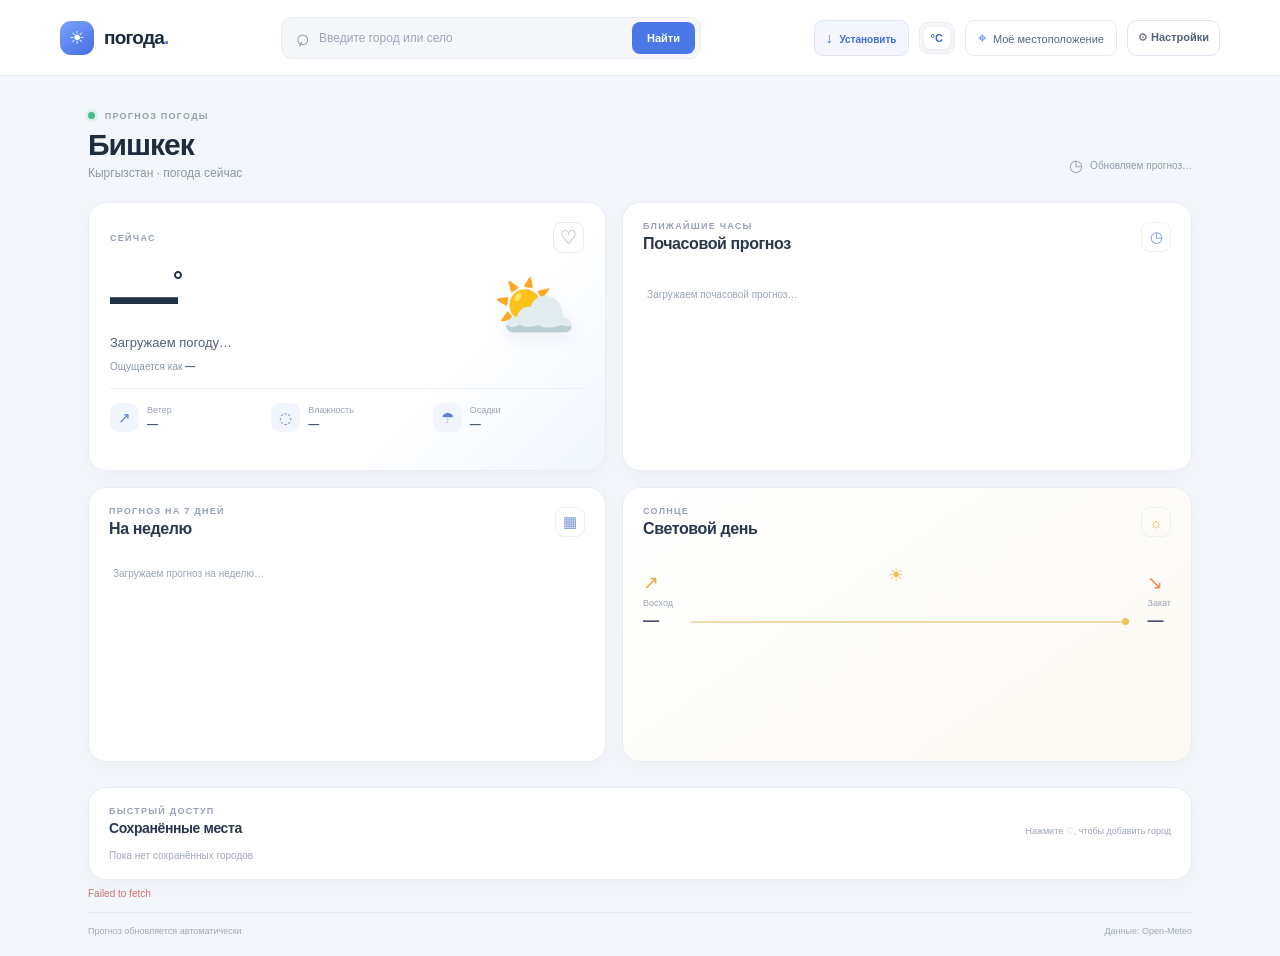
<file: index.html>
<!doctype html>
<html lang="ru">
<head>
  <meta charset="UTF-8">
  <meta name="viewport" content="width=device-width, initial-scale=1.0">
  <meta name="theme-color" content="#f4f7fb">
  <link rel="manifest" href="./manifest.webmanifest">
  <link rel="icon" href="./icon.svg" type="image/svg+xml">
  <link rel="apple-touch-icon" href="./icon-192.png">
  <link rel="stylesheet" href="style.css?v=15">
  <script src="app.js?v=21" defer></script>
  <meta name="description" content="Узнай погоду в городах Кыргызстана: прогноз на сегодня, почасовая погода, неделя, ветер и осадки.">
  <meta property="og:type" content="website">
  <meta property="og:title" content="Погода Кыргызстана — прогноз для вашего города">
  <meta property="og:description" content="Точный прогноз погоды по часам и на неделю. Найди свой город и поделись сайтом с друзьями.">
  <meta property="og:url" content="https://abaiarturov6-oss.github.io/pogoda/">
  <title>Погода — прогноз для вашего города</title>


</head>
<body>
  <main class="page-shell">
    <header class="topbar">
      <a class="brand" href="#"><span class="brand-mark">☀</span><span>погода<span class="brand-dot">.</span></span></a>
      <form class="search" id="search-form">
        <span class="search-icon" aria-hidden="true">⌕</span>
        <input id="city-input" type="search" placeholder="Введите город или село" autocomplete="off" aria-label="Введите город или село">
        <button type="submit">Найти</button>
      </form>
      <div class="top-actions">
        <button class="install-button" id="install-button" type="button"><span>↓</span> Установить</button>

        <button class="unit-toggle" id="unit-toggle" type="button" aria-label="Переключить градусы Цельсия и Фаренгейта"><span class="unit-active">°C</span></button>
        <button class="location-button" id="locate-button" type="button" aria-label="Найти погоду рядом с вами"><span>⌖</span> Моё местоположение</button>
        <button class="settings-open" id="settings-open" type="button" aria-haspopup="dialog" aria-controls="settings-dialog" aria-label="Открыть настройки">⚙ Настройки</button>
      </div>
    </header>

    <div class="content">
      <div class="install-hint" id="install-hint" role="status" hidden></div>

      <section class="intro-row">
        <div><p class="eyebrow"><span class="live-dot"></span> ПРОГНОЗ ПОГОДЫ</p><h1 id="place-title">Бишкек</h1><p class="subheading" id="place-subtitle">Кыргызстан · погода сейчас</p></div>
        <div class="updated"><span class="updated-icon">◷</span><span id="updated-label">Обновляем прогноз…</span></div>
      </section>

      <section class="dashboard-grid" aria-label="Текущая погода и прогноз">
        <article class="current-card">
          <div class="current-top"><span class="card-kicker">СЕЙЧАС</span><button class="favorite-button" id="favorite-button" type="button" aria-label="Сохранить город">♡</button></div>
          <div class="current-main"><div><div class="current-temp"><span id="current-temp">—</span><sup>°</sup></div><p class="condition" id="current-condition">Загружаем погоду…</p></div><div class="weather-art" id="current-icon" aria-hidden="true">⛅</div></div>
          <p class="feels-like">Ощущается как <strong id="feels-like">—</strong></p>
          <div class="current-divider"></div>
          <div class="metrics">
            <div class="metric"><span class="metric-icon">↗</span><div><small>Ветер</small><strong id="wind-value">—</strong></div></div>
            <div class="metric"><span class="metric-icon">◌</span><div><small>Влажность</small><strong id="humidity-value">—</strong></div></div>
            <div class="metric"><span class="metric-icon">☂</span><div><small>Осадки</small><strong id="rain-value">—</strong></div></div>
          </div>
        </article>

        <article class="forecast-card hourly-card">
          <div class="section-heading"><div><p class="eyebrow">БЛИЖАЙШИЕ ЧАСЫ</p><h2>Почасовой прогноз</h2></div><span class="heading-icon">◷</span></div>
          <div class="hourly-list" id="hourly-list"><div class="loading-state">Загружаем почасовой прогноз…</div></div>
        </article>

        <article class="forecast-card week-card">
          <div class="section-heading"><div><p class="eyebrow">ПРОГНОЗ НА 7 ДНЕЙ</p><h2>На неделю</h2></div><span class="heading-icon">▦</span></div>
          <div class="week-list" id="week-list"><div class="loading-state">Загружаем прогноз на неделю…</div></div>
        </article>

        <article class="sun-card">
          <div class="section-heading"><div><p class="eyebrow">СОЛНЦЕ</p><h2>Световой день</h2></div><span class="heading-icon sun-heading">☼</span></div>
          <div class="sun-times"><div><span class="sun-icon sunrise">↗</span><small>Восход</small><strong id="sunrise-time">—</strong></div><div class="sun-track"><span>☀</span></div><div><span class="sun-icon sunset">↘</span><small>Закат</small><strong id="sunset-time">—</strong></div></div>
        </article>
      </section>

      <section class="saved-section">
        <div class="saved-heading"><div><p class="eyebrow">БЫСТРЫЙ ДОСТУП</p><h2>Сохранённые места</h2></div><span class="saved-hint">Нажмите ♡, чтобы добавить город</span></div>
        <div class="saved-list" id="saved-list"><span class="empty-saved">Пока нет сохранённых городов</span></div>
      </section>

      <div class="status-line" id="status-line" role="status" aria-live="polite"></div>
      <footer><span>Прогноз обновляется автоматически</span><span>Данные: Open-Meteo</span></footer>
    </div>
  </main>

  <dialog class="settings-dialog" id="settings-dialog" aria-labelledby="settings-title">
    <div class="settings-heading">
      <div><p class="eyebrow">ПЕРСОНАЛИЗАЦИЯ</p><h2 id="settings-title">Настройки</h2></div>
      <button class="settings-close" id="settings-close" type="button" aria-label="Закрыть настройки">×</button>
    </div>
    <section class="settings-notifications" aria-labelledby="notifications-title">
      <div class="settings-notifications-heading">
        <h3 id="notifications-title">Уведомления о погоде</h3>
        <button class="notifications-toggle" id="notifications-toggle" type="button" aria-pressed="false">Включить</button>
      </div>
      <p id="notifications-status" role="status" aria-live="polite">Сообщим о дожде, снеге или грозе в ближайшие 6 часов, пока сайт открыт.</p>
    </section>
    <fieldset class="notification-settings" aria-label="Какие погодные события отслеживать">
      <legend>Уведомлять о погоде:</legend>
      <label><input id="notify-rain" type="checkbox" checked> Дожде</label>
      <label><input id="notify-snow" type="checkbox" checked> Снеге</label>
      <label><input id="notify-storm" type="checkbox" checked> Грозе</label>
    </fieldset>
    <fieldset class="location-settings">
      <legend>Местоположение</legend>
      <label><input id="auto-location-toggle" type="checkbox"> Определять автоматически при открытии сайта</label>
      <p>По умолчанию показывается Бишкек. Включите GPS для прогноза рядом с вами; другой город можно выбрать через поиск.</p>
    </fieldset>
    <p class="settings-note">Выбранные события сохраняются на этом устройстве.</p>
  </dialog>

</body>
</html>
</file>
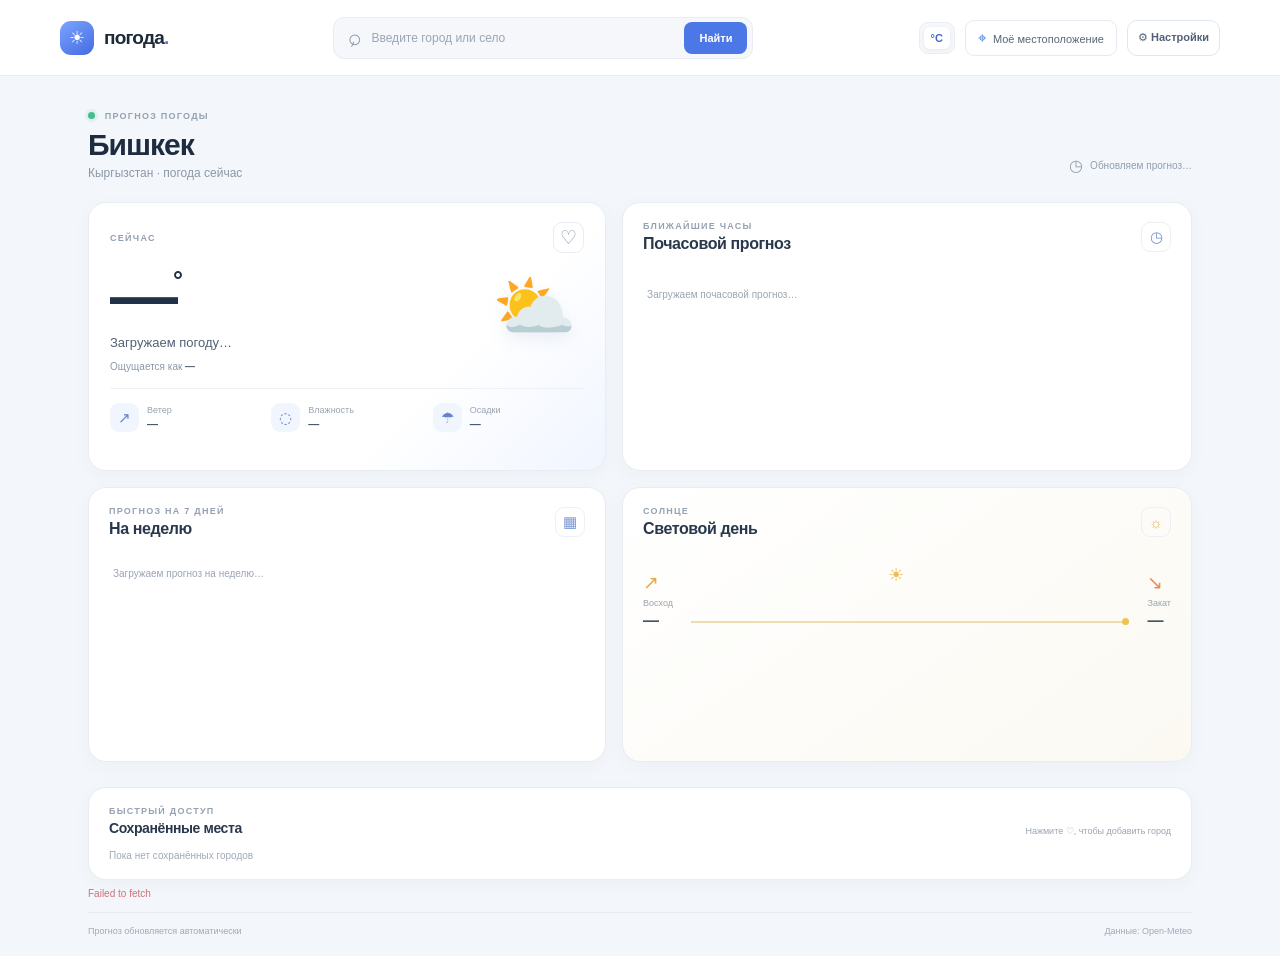
<file: pogoda-mobile.html>
<!doctype html>
<html lang="ru">
<head>
  <meta charset="UTF-8">
  <meta name="viewport" content="width=device-width, initial-scale=1.0">
  <meta name="theme-color" content="#f4f7fb">
  <meta name="description" content="Узнай погоду в городах Кыргызстана: прогноз на сегодня, почасовая погода, неделя, ветер и осадки.">
  <meta property="og:type" content="website">
  <meta property="og:title" content="Погода Кыргызстана — прогноз для вашего города">
  <meta property="og:description" content="Точный прогноз погоды по часам и на неделю. Найди свой город и поделись сайтом с друзьями.">
  <meta property="og:url" content="https://abaiarturov6-oss.github.io/pogoda/">
  <title>Погода — версия для телефона</title>
<style>
:root{font-family:"DM Sans",sans-serif;color:#1d2a3a;background:#f3f6fa;font-synthesis:none;text-rendering:optimizeLegibility;-webkit-font-smoothing:antialiased;--blue:#4d79e8;--ink:#1d2a3a;--muted:#8b97a8;--line:#e8edf3;--card:#fff}
*{box-sizing:border-box}html,body{margin:0;min-width:320px;min-height:100%;background:#f3f6fa}button,input{font:inherit}button{cursor:pointer}.page-shell{min-height:100vh}.topbar{height:76px;padding:0 max(28px,calc((100vw - 1160px)/2));display:flex;align-items:center;gap:30px;background:#fff;border-bottom:1px solid #e9edf3}.brand{display:flex;align-items:center;gap:10px;color:#1d2a3a;text-decoration:none;font:800 19px Manrope,sans-serif;letter-spacing:-.8px;white-space:nowrap}.brand-mark{width:34px;height:34px;border-radius:11px;display:grid;place-items:center;color:#fff;background:linear-gradient(145deg,#7ba4ff,#456be1);font-size:18px}.brand-dot{color:#4d79e8}.search{height:42px;width:min(420px,42vw);margin:auto;display:flex;align-items:center;gap:8px;padding:4px 5px 4px 13px;background:#f5f7fb;border:1px solid #e8edf3;border-radius:11px}.search-icon{font-size:23px;line-height:1;color:#8895a7;transform:rotate(-20deg)}.search input{min-width:0;flex:1;border:0;outline:0;background:transparent;color:#344258;font-size:12px}.search input::placeholder{color:#9ba6b6}.search button{height:32px;padding:0 15px;border:0;border-radius:8px;background:#4c78e7;color:#fff;font-size:11px;font-weight:600}.search button:hover{background:#3d68d5}.top-actions{display:flex;align-items:center;gap:10px}.unit-toggle{display:flex;align-items:center;gap:2px;padding:4px;border:1px solid #e9edf3;border-radius:9px;background:#f7f8fb;color:#8995a5;font-size:11px}.unit-toggle span{padding:5px 7px;border-radius:6px}.unit-toggle .unit-active{background:#fff;color:#3f68c7;box-shadow:0 1px 5px #24344a16;font-weight:700}.location-button{height:36px;padding:0 12px;border:1px solid #e6ebf1;border-radius:9px;background:#fff;color:#58677a;font-size:11px;white-space:nowrap}.location-button span{margin-right:4px;color:#4c78e7;font-size:15px}.location-button:hover{border-color:#afc3f4;color:#3e69d1}.content{max-width:1160px;margin:0 auto;padding:35px 28px 20px}.intro-row{display:flex;align-items:flex-end;justify-content:space-between;margin-bottom:22px}.eyebrow{margin:0;color:#96a2b2;font-size:9px;font-weight:700;letter-spacing:1.25px}.live-dot{display:inline-block;width:7px;height:7px;margin-right:6px;border-radius:50%;background:#45bd8d;box-shadow:0 0 0 3px #45bd8d1d}h1,h2,p{margin-top:0}.intro-row h1{margin:6px 0 3px;color:#1e2c3f;font:750 30px/1.2 Manrope,sans-serif;letter-spacing:-1px}.subheading{margin:0;color:#8c98a8;font-size:12px}.updated{display:flex;align-items:center;gap:7px;margin-bottom:5px;color:#929eae;font-size:10px}.updated-icon{font-size:16px}.dashboard-grid{display:grid;grid-template-columns:1fr 1.1fr;gap:16px}.current-card,.forecast-card,.sun-card{border:1px solid #e8edf3;border-radius:16px;background:var(--card);box-shadow:0 5px 20px #253a5208}.current-card{min-height:269px;padding:19px 21px 16px;background:linear-gradient(135deg,#fff 0%,#fff 67%,#f0f5ff 100%)}.current-top{display:flex;justify-content:space-between;align-items:center}.card-kicker{color:#94a0b0;font-size:9px;font-weight:700;letter-spacing:1.3px}.favorite-button{width:31px;height:31px;border:1px solid #e9edf3;border-radius:9px;background:#fff;color:#8996a6;font-size:19px;line-height:1}.favorite-button.active{border-color:#ffd9db;background:#fff5f5;color:#e76d72}.current-main{display:flex;align-items:center;justify-content:space-between;margin-top:8px}.current-temp{color:#203148;font:600 68px/.95 Manrope,sans-serif;letter-spacing:-5px}.current-temp sup{position:relative;top:-.24em;font-size:25px;letter-spacing:0}.condition{margin:8px 0 0;color:#526176;font-size:13px}.weather-art{width:100px;height:91px;display:grid;place-items:center;color:#f2bd58;font-size:68px;filter:drop-shadow(0 7px 8px #d7dfeb70)}.feels-like{margin:9px 0 16px;color:#8d99a8;font-size:10px}.feels-like strong{color:#58677a;font-weight:600}.current-divider{height:1px;background:#edf0f4}.metrics{display:grid;grid-template-columns:repeat(3,1fr);gap:10px;padding-top:14px}.metric{display:flex;align-items:center;gap:8px}.metric-icon{width:29px;height:29px;display:grid;place-items:center;border-radius:9px;background:#f1f5fd;color:#6383ce;font-size:15px}.metric small{display:block;color:#98a3b2;font-size:9px}.metric strong{display:block;margin-top:3px;color:#45566c;font-size:11px;font-weight:600}.forecast-card{padding:18px 20px}.hourly-card{min-height:269px}.section-heading{display:flex;align-items:center;justify-content:space-between}.section-heading h2,.saved-heading h2{margin:4px 0 0;color:#29384c;font:700 16px Manrope,sans-serif;letter-spacing:-.4px}.heading-icon{width:30px;height:30px;display:grid;place-items:center;border:1px solid #edf0f4;border-radius:9px;color:#7993d2;font-size:15px}.hourly-list{display:flex;gap:8px;margin-top:18px;padding:0 0 5px;overflow-x:auto;scrollbar-width:thin;scrollbar-color:#dfe5ee transparent}.hour-item{min-width:66px;flex:1;padding:10px 5px 8px;border:1px solid #edf0f4;border-radius:11px;background:#fbfcfe;text-align:center}.hour-item:first-child{border-color:#dce7ff;background:#f2f6ff}.hour-time{display:block;color:#8e9aab;font-size:9px}.hour-icon{display:block;margin:10px 0 8px;font-size:20px}.hour-temp{display:block;color:#3b4b60;font:700 13px Manrope,sans-serif}.hour-rain{display:block;min-height:11px;margin-top:6px;color:#6190df;font-size:8px}.week-card{grid-column:1/2;min-height:275px}.week-list{margin-top:12px}.day-row{display:grid;grid-template-columns:1.2fr 32px 1fr 54px;align-items:center;gap:8px;min-height:34px;border-bottom:1px solid #f0f2f5}.day-row:last-child{border:0}.day-name{color:#58677a;font-size:10px}.day-icon{text-align:center;font-size:15px}.day-summary{color:#96a1af;font-size:9px}.day-temps{display:flex;justify-content:flex-end;gap:9px;font-size:10px}.day-temps strong{color:#43536a}.day-temps span{color:#aab3bf}.sun-card{grid-column:2/3;min-height:275px;padding:18px 20px;background:linear-gradient(145deg,#fff,#fbf9f2)}.sun-heading{color:#e8b846}.sun-times{display:flex;align-items:center;justify-content:space-between;gap:10px;margin-top:27px}.sun-times>div:not(.sun-track){display:flex;flex-direction:column;align-items:flex-start;gap:4px}.sun-icon{font-size:19px}.sunrise{color:#e6ac44}.sunset{color:#e78b59}.sun-times small{color:#9aa4b0;font-size:9px}.sun-times strong{color:#435269;font:700 16px Manrope,sans-serif}.sun-track{position:relative;flex:1;height:68px;margin:0 8px 2px;border-bottom:2px solid #f0dcae;border-radius:70% 70% 0 0;transform:translateY(-10px)}.sun-track:after{position:absolute;right:0;bottom:-4px;width:7px;height:7px;border-radius:50%;background:#ecc455;content:""}.sun-track span{position:absolute;top:9px;left:45%;color:#eabf56;font-size:18px}.saved-section{margin-top:25px;padding:18px 20px;border:1px solid #e8edf3;border-radius:15px;background:#fff;box-shadow:0 5px 20px #253a5208}.saved-heading{display:flex;align-items:flex-end;justify-content:space-between}.saved-heading h2{font-size:14px}.saved-hint{color:#9aa5b3;font-size:9px}.saved-list{display:flex;flex-wrap:wrap;gap:8px;margin-top:14px}.saved-city{display:flex;align-items:center;gap:10px;padding:8px 11px;border:1px solid #e9edf3;border-radius:9px;background:#fbfcfe;color:#536277;font-size:10px}.saved-city:hover{border-color:#c9d7f5;background:#f5f8ff}.saved-city-temp{color:#34445b;font:700 12px Manrope,sans-serif}.saved-remove{border:0;background:transparent;color:#a4adba;font-size:14px}.saved-remove:hover{color:#d96e73}.empty-saved{color:#a0aab7;font-size:10px}.loading-state{padding:18px 4px;color:#9aa5b3;font-size:10px}.status-line{min-height:18px;padding-top:8px;color:#cd7277;font-size:10px}.status-line:empty{display:none}footer{display:flex;justify-content:space-between;margin-top:13px;padding-top:13px;border-top:1px solid #e7ebf0;color:#a0aab7;font-size:9px}
@media(max-width:820px){.topbar{height:auto;min-height:68px;padding:12px 18px;gap:14px;flex-wrap:wrap}.brand{font-size:17px}.search{order:3;width:100%;max-width:none;margin:0}.top-actions{margin-left:auto}.content{padding:25px 18px 18px}.dashboard-grid{grid-template-columns:1fr 1fr}.current-card{grid-column:1/2}.hourly-card{grid-column:2/3}.week-card{grid-column:1/2}.sun-card{grid-column:2/3}}
@media(max-width:560px){.intro-row{align-items:flex-start;gap:8px}.intro-row h1{font-size:25px}.updated{max-width:120px;text-align:right;font-size:9px}.dashboard-grid{grid-template-columns:1fr;gap:12px}.current-card,.hourly-card,.week-card,.sun-card{grid-column:1;min-height:unset}.current-card{padding:17px}.current-temp{font-size:62px}.hourly-card{padding:17px}.hour-item{min-width:61px}.week-card{padding:17px}.sun-card{padding:17px}.sun-times{margin-top:23px}.saved-section{margin-top:16px;padding:16px}.saved-hint{max-width:125px;text-align:right;line-height:1.4}.top-actions{gap:6px}.location-button{padding:0 8px;font-size:10px}footer{font-size:8px}}

.saved-city-open{padding:0;border:0;background:transparent;color:#536277;font:inherit}.saved-city-open:hover{color:#3d68d5}


.install-button{height:36px;padding:0 11px;border:1px solid #dce6fa;border-radius:9px;background:#f3f6ff;color:#426fd7;font-size:10px;font-weight:600;white-space:nowrap}.install-button span{margin-right:4px;font-size:14px}.install-button:hover{background:#e8efff}.install-hint{margin:-8px 0 18px;padding:12px 15px;border:1px solid #dce6fa;border-radius:10px;background:#f3f6ff;color:#526987;font-size:11px;line-height:1.5}.install-hint[hidden]{display:none}
@media(max-width:560px){.top-actions{gap:5px}.install-button{height:34px;padding:0 8px;font-size:9px}.location-button{padding:0 7px}}

@media(max-width:560px){.dashboard-grid{grid-template-columns:minmax(0,1fr)}.dashboard-grid>*{min-width:0}.hourly-list{min-width:0}.day-row{grid-template-columns:minmax(0,1fr) 28px minmax(0,1.2fr) auto;gap:4px}.day-summary{white-space:normal}}

/* Адаптация под телефоны: правила используют классы текущей разметки сайта. */
@media(max-width:600px){.content{padding:16px 12px 14px}.topbar{padding:12px;gap:10px}.top-actions{gap:6px;flex-wrap:wrap;justify-content:flex-end}.location-button{white-space:normal}.dashboard-grid{grid-template-columns:minmax(0,1fr)}.dashboard-grid>*{grid-column:1/-1;min-width:0;width:100%}.current-card,.forecast-card,.sun-card{width:100%;max-width:100%;margin-bottom:0}.current-card{padding:15px}.forecast-card,.sun-card{padding:15px}.current-temp{font-size:52px}.hourly-list{min-width:0;overflow-x:auto;padding-bottom:10px}.hour-item{flex:0 0 65px;min-width:65px}.week-list{width:100%}.day-row{width:100%;grid-template-columns:minmax(0,1fr) 28px minmax(0,1.2fr) auto;gap:4px}.day-summary{white-space:normal}.saved-section{padding:15px}.saved-heading{align-items:flex-start;gap:8px;flex-wrap:wrap}.saved-hint{white-space:normal}.sun-card{padding:15px}footer{gap:8px;flex-wrap:wrap}}
@media(max-width:360px){html,body{min-width:0}.content{padding:12px 8px}.current-temp{font-size:44px}.day-row{font-size:11px}.forecast-card,.sun-card{padding:12px}}
html,body{min-width:0}
.promo-banner{display:flex;align-items:center;gap:16px;margin-top:18px;padding:20px 22px;border:1px solid #dbe6fb;border-radius:16px;background:linear-gradient(115deg,#edf4ff,#fff 72%);box-shadow:0 5px 20px #253a5208}.promo-mark{width:48px;height:48px;flex:0 0 48px;display:grid;place-items:center;border-radius:15px;background:linear-gradient(145deg,#7ba4ff,#456be1);color:#fff;font-size:25px}.promo-copy{flex:1;min-width:0}.promo-copy h2{margin:5px 0;color:#29384c;font:700 17px/1.25 Manrope,sans-serif;letter-spacing:-.35px}.promo-copy>p:last-child{margin:0;color:#718096;font-size:11px;line-height:1.5}.promo-share{min-height:40px;padding:0 15px;border:0;border-radius:10px;background:#4c78e7;color:#fff;font-size:11px;font-weight:700;white-space:nowrap}.promo-share:hover{background:#3d68d5}
@media(max-width:600px){.promo-banner{align-items:flex-start;gap:11px;flex-wrap:wrap;margin-top:14px;padding:15px}.promo-mark{width:40px;height:40px;flex-basis:40px;font-size:21px}.promo-copy{flex:1 1 calc(100% - 52px)}.promo-copy h2{font-size:15px}.promo-copy>p:last-child{font-size:10px}.promo-share{width:100%;min-height:42px}}

button,input{transition:border-color .18s ease,background-color .18s ease,box-shadow .18s ease}
:focus-visible{outline:3px solid #91aff7;outline-offset:3px}
.current-card,.forecast-card,.sun-card,.saved-section{border-radius:18px}
.dashboard-grid>*{min-width:0}
.hourly-list{min-width:0}
@media(min-width:601px) and (max-width:820px){.dashboard-grid{grid-template-columns:repeat(2,minmax(0,1fr))}}
@media(min-width:821px){.dashboard-grid{grid-template-columns:minmax(0,1fr) minmax(0,1.1fr)}}
@media(hover:hover){
  .current-card,.forecast-card,.sun-card,.saved-section{transition:box-shadow .2s ease,transform .2s ease}
  .current-card:hover,.forecast-card:hover,.sun-card:hover,.saved-section:hover{transform:translateY(-2px);box-shadow:0 10px 28px #253a5212}
}
@media(max-width:600px){
  .topbar{padding: max(12px,env(safe-area-inset-top)) 16px 12px}
  .content{padding:20px 14px calc(18px + env(safe-area-inset-bottom))}
  .intro-row{margin-bottom:16px}
  .updated{max-width:none}
  .intro-row h1{font-size:clamp(23px,6.5vw,29px);overflow-wrap:anywhere}
  .current-card,.forecast-card,.sun-card,.saved-section{border-radius:18px}
  .current-card{padding:19px}
  .forecast-card,.sun-card{padding:18px}
  .current-temp{font-size:clamp(58px,16vw,72px)}
  .weather-art{width:88px;font-size:62px}
  .metrics{gap:7px}
  .metric{gap:6px}
  .metric small{font-size:10px}
  .metric strong{font-size:12px}
  .section-heading h2{font-size:18px}
  .hourly-list{gap:9px;padding:2px 2px 12px;scroll-snap-type:x mandatory;overscroll-behavior-x:contain}
  .hour-item{flex:0 0 72px;min-width:72px;min-height:112px;padding:12px 6px 9px;scroll-snap-align:start}
  .hour-time{font-size:10px}
  .hour-icon{font-size:22px}
  .hour-temp{font-size:14px}
  .day-row{min-height:42px;grid-template-columns:minmax(0,1fr) 28px minmax(0,1.2fr) auto;gap:5px}
  .day-name{font-size:11px}
  .day-icon{font-size:17px}
  .day-summary{font-size:10px}
  .day-temps{gap:7px;font-size:11px}
  .favorite-button{width:42px;height:42px}
  .install-button,.location-button{min-height:44px}
  .unit-toggle{min-height:44px}
  .unit-toggle span{padding:7px}
  .search{min-height:46px}
  .search button{height:38px}
  .saved-section{padding:18px}
  .saved-city{min-height:40px;font-size:11px}
  .saved-hint{font-size:10px}
  footer{font-size:9px;line-height:1.5}
}
@media(max-width:360px){
  .topbar{padding-right:10px;padding-left:10px}
  .content{padding-right:10px;padding-left:10px}
  .current-card{padding:16px}
  .forecast-card,.sun-card{padding:15px}
  .metric{gap:4px}
  .metric-icon{width:26px;height:26px}
  .day-row{grid-template-columns:minmax(0,1fr) 24px minmax(0,1.1fr) auto;gap:3px}
}
@media(prefers-reduced-motion:reduce){
  *,*::before,*::after{scroll-behavior:auto!important;transition:none!important}
}
.download-card{display:flex;align-items:center;justify-content:space-between;gap:14px;margin-top:14px;padding:16px 19px;border:1px solid #dfe8f8;border-radius:16px;background:linear-gradient(110deg,#f3f7ff,#fff 75%)}
.download-card strong,.download-card span{display:block}
.download-card strong{color:#29384c;font:700 14px Manrope,sans-serif}
.download-card span{margin-top:4px;color:#718096;font-size:10px}
.download-button{display:inline-flex;min-height:42px;align-items:center;justify-content:center;padding:0 16px;border-radius:10px;background:#4c78e7;color:#fff;text-decoration:none;font-size:11px;font-weight:700;white-space:nowrap}
.download-button:hover{background:#3d68d5}
.settings-notifications{margin-bottom:20px;padding:0 0 18px;border-bottom:1px solid #e6ecf5}
.settings-notifications-heading{display:flex;align-items:center;justify-content:space-between;gap:12px}
.settings-notifications h3{margin:0;color:#29384c;font:700 14px Manrope,sans-serif}
.settings-notifications>p{margin:8px 0 0;color:#718096;font-size:10px;line-height:1.5}
.notification-settings{display:flex;flex-wrap:wrap;align-items:center;gap:12px 16px;margin:0;padding:0;border:0}
.notification-settings legend{width:100%;padding:0;color:#718096;font-size:11px;font-weight:600}
.notification-settings label{display:inline-flex;align-items:center;gap:6px;color:#526176;font-size:11px;cursor:pointer}
.notification-settings input{width:15px;height:15px;margin:0;accent-color:#4c78e7}
.location-settings{display:grid;gap:9px;margin:20px 0 0;padding:16px 0 0;border:0;border-top:1px solid #e6ecf5}
.location-settings legend{padding:0 0 2px;color:#718096;font-size:11px;font-weight:600}
.location-settings label{display:flex;align-items:flex-start;gap:8px;color:#526176;font-size:11px;line-height:1.5;cursor:pointer}
.location-settings input{width:15px;height:15px;flex:0 0 15px;margin:1px 0 0;accent-color:#4c78e7}
.location-settings p{margin:0;color:#8995a5;font-size:10px;line-height:1.5}
.notifications-toggle{min-height:42px;padding:0 16px;border:0;border-radius:10px;background:#4c78e7;color:#fff;font-size:11px;font-weight:700;white-space:nowrap;cursor:pointer}
.notifications-toggle:hover{background:#3d68d5}
.notifications-toggle[aria-pressed="true"]{border:1px solid #dce6fa;background:#f3f6ff;color:#426fd7}
.settings-open{min-height:42px;padding:0 13px;border:1px solid #dfe7f3;border-radius:10px;background:#fff;color:#526176;font-size:11px;font-weight:600;white-space:nowrap}
.settings-open:hover{border-color:#afc3f4;color:#3e69d1}
.top-actions .settings-open{width:auto;min-height:36px;padding:0 10px}
.settings-dialog{width:min(420px,calc(100% - 32px));padding:22px;border:1px solid #e2e8f1;border-radius:18px;background:#fff;color:#1d2a3a;box-shadow:0 18px 70px #1d2a3a30}
.settings-dialog::backdrop{background:#1b2b4280;backdrop-filter:blur(2px)}
.settings-heading{display:flex;align-items:flex-start;justify-content:space-between;margin-bottom:22px}
.settings-heading h2{margin:5px 0 0;color:#29384c;font:700 20px Manrope,sans-serif}
.settings-close{width:34px;height:34px;border:1px solid #e8edf3;border-radius:9px;background:#f8faff;color:#6b788b;font-size:22px;line-height:1}
.settings-note{margin:18px 0 0;color:#8995a5;font-size:11px;line-height:1.5}
@media(max-width:600px){.settings-notifications-heading{align-items:flex-start;flex-direction:column}.notifications-toggle{min-height:40px}.top-actions .settings-open{min-height:36px;padding:0 8px;font-size:10px}.notification-settings{gap:12px 14px}}
</style>

</head>
<body>
  <main class="page-shell">
    <header class="topbar">
      <a class="brand" href="#"><span class="brand-mark">☀</span><span>погода<span class="brand-dot">.</span></span></a>
      <form class="search" id="search-form">
        <span class="search-icon" aria-hidden="true">⌕</span>
        <input id="city-input" type="search" placeholder="Введите город или село" autocomplete="off" aria-label="Введите город или село">
        <button type="submit">Найти</button>
      </form>
      <div class="top-actions">

        <button class="unit-toggle" id="unit-toggle" type="button" aria-label="Переключить градусы Цельсия и Фаренгейта"><span class="unit-active">°C</span></button>
        <button class="location-button" id="locate-button" type="button" aria-label="Найти погоду рядом с вами"><span>⌖</span> Моё местоположение</button>
        <button class="settings-open" id="settings-open" type="button" aria-haspopup="dialog" aria-controls="settings-dialog" aria-label="Открыть настройки">⚙ Настройки</button>
      </div>
    </header>

    <div class="content">

      <section class="intro-row">
        <div><p class="eyebrow"><span class="live-dot"></span> ПРОГНОЗ ПОГОДЫ</p><h1 id="place-title">Бишкек</h1><p class="subheading" id="place-subtitle">Кыргызстан · погода сейчас</p></div>
        <div class="updated"><span class="updated-icon">◷</span><span id="updated-label">Обновляем прогноз…</span></div>
      </section>

      <section class="dashboard-grid" aria-label="Текущая погода и прогноз">
        <article class="current-card">
          <div class="current-top"><span class="card-kicker">СЕЙЧАС</span><button class="favorite-button" id="favorite-button" type="button" aria-label="Сохранить город">♡</button></div>
          <div class="current-main"><div><div class="current-temp"><span id="current-temp">—</span><sup>°</sup></div><p class="condition" id="current-condition">Загружаем погоду…</p></div><div class="weather-art" id="current-icon" aria-hidden="true">⛅</div></div>
          <p class="feels-like">Ощущается как <strong id="feels-like">—</strong></p>
          <div class="current-divider"></div>
          <div class="metrics">
            <div class="metric"><span class="metric-icon">↗</span><div><small>Ветер</small><strong id="wind-value">—</strong></div></div>
            <div class="metric"><span class="metric-icon">◌</span><div><small>Влажность</small><strong id="humidity-value">—</strong></div></div>
            <div class="metric"><span class="metric-icon">☂</span><div><small>Осадки</small><strong id="rain-value">—</strong></div></div>
          </div>
        </article>

        <article class="forecast-card hourly-card">
          <div class="section-heading"><div><p class="eyebrow">БЛИЖАЙШИЕ ЧАСЫ</p><h2>Почасовой прогноз</h2></div><span class="heading-icon">◷</span></div>
          <div class="hourly-list" id="hourly-list"><div class="loading-state">Загружаем почасовой прогноз…</div></div>
        </article>

        <article class="forecast-card week-card">
          <div class="section-heading"><div><p class="eyebrow">ПРОГНОЗ НА 7 ДНЕЙ</p><h2>На неделю</h2></div><span class="heading-icon">▦</span></div>
          <div class="week-list" id="week-list"><div class="loading-state">Загружаем прогноз на неделю…</div></div>
        </article>

        <article class="sun-card">
          <div class="section-heading"><div><p class="eyebrow">СОЛНЦЕ</p><h2>Световой день</h2></div><span class="heading-icon sun-heading">☼</span></div>
          <div class="sun-times"><div><span class="sun-icon sunrise">↗</span><small>Восход</small><strong id="sunrise-time">—</strong></div><div class="sun-track"><span>☀</span></div><div><span class="sun-icon sunset">↘</span><small>Закат</small><strong id="sunset-time">—</strong></div></div>
        </article>
      </section>

      <section class="saved-section">
        <div class="saved-heading"><div><p class="eyebrow">БЫСТРЫЙ ДОСТУП</p><h2>Сохранённые места</h2></div><span class="saved-hint">Нажмите ♡, чтобы добавить город</span></div>
        <div class="saved-list" id="saved-list"><span class="empty-saved">Пока нет сохранённых городов</span></div>
      </section>

      <div class="status-line" id="status-line" role="status" aria-live="polite"></div>
      <footer><span>Прогноз обновляется автоматически</span><span>Данные: Open-Meteo</span></footer>
    </div>
  </main>
<script>
document.addEventListener('DOMContentLoaded', () => {
const form = document.querySelector('#search-form');
const cityInput = document.querySelector('#city-input');
const statusLine = document.querySelector('#status-line');
const hourlyList = document.querySelector('#hourly-list');
const weekList = document.querySelector('#week-list');
const favoriteButton = document.querySelector('#favorite-button');
const unitToggle = document.querySelector('#unit-toggle');
const locationButton = document.querySelector('#locate-button');
const installButton = document.querySelector('#install-button');
const installHint = document.querySelector('#install-hint');
const notificationsToggle = document.querySelector('#notifications-toggle');
const notificationsStatus = document.querySelector('#notifications-status');
const settingsDialog = document.querySelector('#settings-dialog');
const settingsOpen = document.querySelector('#settings-open');
const settingsClose = document.querySelector('#settings-close');
const autoLocationToggle = document.querySelector('#auto-location-toggle');
const notificationSettings = {
  rain: document.querySelector('#notify-rain'),
  snow: document.querySelector('#notify-snow'),
  storm: document.querySelector('#notify-storm')
};
let activeCity = 'Бишкек';
let weatherData = null;
let lastWeatherRefresh = 0;
let isRefreshingWeather = false;
let isFahrenheit = false;
let favorites = readFavorites();
let installPrompt = null;
let weatherNotificationsEnabled = localStorage.getItem('weather-notifications-enabled') === 'true';
let weatherNotificationTypes = readNotificationTypes();
let autoLocationEnabled = localStorage.getItem('auto-location-enabled') === 'true';

form.addEventListener('submit', async (event) => {
  event.preventDefault();
  const city = cityInput.value.trim();
  if (!city) { cityInput.focus(); return; }
  await loadWeather(city);
});

unitToggle.addEventListener('click', () => {
  isFahrenheit = !isFahrenheit;
  unitToggle.innerHTML = isFahrenheit
    ? '<span>°C</span><span class="unit-active">°F</span>'
    : '<span class="unit-active">°C</span><span>°F</span>';
  renderWeather();
});

favoriteButton.addEventListener('click', () => {
  const existing = favorites.find((item) => item.city.toLocaleLowerCase() === activeCity.toLocaleLowerCase());
  if (existing) favorites = favorites.filter((item) => item.city.toLocaleLowerCase() !== activeCity.toLocaleLowerCase());
  else favorites.push({ city: activeCity, temp: weatherData?.current.temperature_2m ?? null });
  writeFavorites();
  renderFavorites();
  if (weatherData) updatePlace(weatherData.place);
});

locationButton.addEventListener('click', () => {
  if (!navigator.geolocation) {
    showStatus('Этот браузер не поддерживает поиск местоположения.');
    return;
  }
  if (!window.isSecureContext) {
    showStatus('Чтобы найти ваше местоположение, откройте сайт по HTTPS или на localhost.');
    return;
  }

  locationButton.disabled = true;
  locationButton.setAttribute('aria-busy', 'true');
  showStatus('Ищем ваше местоположение… Разрешите доступ, если браузер спросит.');
  navigator.geolocation.getCurrentPosition(
    async ({ coords }) => {
      showStatus('Местоположение найдено. Загружаем погоду…');
      try {
        const loaded = await loadWeather('', coords.latitude, coords.longitude);
        if (loaded) showStatus('Показана погода по вашему местоположению.');
      } finally {
        locationButton.disabled = false;
        locationButton.removeAttribute('aria-busy');
      }
    },
    (error) => {
      const message = error.code === error.PERMISSION_DENIED
        ? 'Нет доступа к местоположению. Разрешите геолокацию для сайта в настройках браузера и попробуйте снова.'
        : error.code === error.POSITION_UNAVAILABLE
          ? 'Устройство не смогло определить местоположение. Проверьте GPS и попробуйте снова.'
          : 'Поиск местоположения занял слишком много времени. Проверьте GPS и попробуйте снова.';
      showStatus(message);
      locationButton.disabled = false;
      locationButton.removeAttribute('aria-busy');
    },
    { enableHighAccuracy: true, timeout: 30000, maximumAge: 0 }
  );
});

notificationsToggle.addEventListener('click', async () => {
  if (weatherNotificationsEnabled) {
    weatherNotificationsEnabled = false;
    localStorage.setItem('weather-notifications-enabled', 'false');
    updateNotificationsUI();
    return;
  }
  if (!('Notification' in window)) {
    notificationsStatus.textContent = 'Этот браузер не поддерживает уведомления.';
    return;
  }
  if (!window.isSecureContext) {
    notificationsStatus.textContent = 'Для уведомлений откройте сайт по HTTPS.';
    return;
  }

  let permission;
  try {
    permission = await Notification.requestPermission();
  } catch (error) {
    notificationsStatus.textContent = `Не удалось запросить разрешение: ${error.message}`;
    return;
  }
  if (permission !== 'granted') {
    notificationsStatus.textContent = permission === 'denied'
      ? 'Разрешите уведомления для сайта в настройках браузера.'
      : 'Разрешите уведомления, чтобы получать прогноз.';
    return;
  }

  weatherNotificationsEnabled = true;
  localStorage.setItem('weather-notifications-enabled', 'true');
  updateNotificationsUI();
  await checkWeatherNotifications();
});

Object.entries(notificationSettings).forEach(([type, checkbox]) => {
  checkbox.checked = weatherNotificationTypes[type];
  checkbox.addEventListener('change', async () => {
    weatherNotificationTypes[type] = checkbox.checked;
    localStorage.setItem('weather-notification-types', JSON.stringify(weatherNotificationTypes));
    await checkWeatherNotifications();
  });
});

autoLocationToggle.checked = autoLocationEnabled;
autoLocationToggle.addEventListener('change', () => {
  autoLocationEnabled = autoLocationToggle.checked;
  localStorage.setItem('auto-location-enabled', String(autoLocationEnabled));
});

settingsOpen.addEventListener('click', () => settingsDialog.showModal());
settingsClose.addEventListener('click', () => settingsDialog.close());
settingsDialog.addEventListener('click', (event) => {
  if (event.target === settingsDialog) settingsDialog.close();
});

window.addEventListener('beforeinstallprompt', (event) => {
  event.preventDefault();
  installPrompt = event;
});

installButton?.addEventListener('click', async () => {
  if (installPrompt) {
    installPrompt.prompt();
    await installPrompt.userChoice;
    installPrompt = null;
    return;
  }
  return;
});

window.addEventListener('appinstalled', () => {
  if (!installHint || !installButton) return;
  installHint.hidden = false;
  installHint.textContent = 'Погода установлена на телефон.';
  installButton.hidden = true;
});

async function requestJson(url) {
  const response = await fetch(url);
  const data = await response.json();
  if (!response.ok) throw new Error(data.error || 'Не удалось загрузить прогноз.');
  return data;
}

async function resolvePlace(city) {
  const normalized = city.toLocaleLowerCase('ru')
    .replaceAll('ё', 'е')
    .replaceAll('ө', 'о')
    .replace(/[^\p{L}\p{N}]/gu, '');
  if (['бишкек', 'bishkek'].includes(normalized)) {
    return {
      name: 'Бишкек',
      latitude: 42.87,
      longitude: 74.59,
      admin1: 'Бишкек',
      country: 'Кыргызстан',
      country_code: 'KG'
    };
  }
  const issykKulAliases = ['ыссыккол', 'ысыккол', 'иссыккуль', 'иссыккул', 'issykul', 'issykkul', 'issykul'];
  const isIssykKul = issykKulAliases.includes(normalized);
  const searchName = isIssykKul ? 'Cholpon-Ata' : city;
  const geocode = async (name, countryCode, language) => {
    const params = new URLSearchParams({ name, count: '1', language, format: 'json' });
    if (countryCode) params.set('countryCode', countryCode);
    const result = await requestJson(`https://geocoding-api.open-meteo.com/v1/search?${params}`);
    return result.results?.[0] || null;
  };

  let place = await geocode(searchName, null, 'ru');
  if ((!place || place.country_code !== 'KG') && !isIssykKul) {
    const localPlace = await geocode(transliterate(searchName), 'KG', 'en');
    if (localPlace) place = localPlace;
  }
  if (!place) throw new Error('Город не найден. Проверьте название и попробуйте снова.');
  if (isIssykKul) {
    place.name = 'Ысык-Көл';
    place.admin1 = 'Чолпон-Ата';
    place.country = 'Кыргызстан';
    place.country_code = 'KG';
  }
  return place;
}

function transliterate(value) {
  const letters = {
    а:'a', б:'b', в:'v', г:'g', д:'d', е:'e', ё:'yo', ж:'zh', з:'z', и:'i', й:'y', к:'k', л:'l', м:'m', н:'n', ң:'ng', о:'o', ө:'o', п:'p', р:'r', с:'s', т:'t', у:'u', ү:'u', ф:'f', х:'kh', ц:'ts', ч:'ch', ш:'sh', щ:'shch', ъ:'', ы:'y', ь:'', э:'e', ю:'yu', я:'ya'
  };
  return [...value.toLocaleLowerCase('ru')].map((letter) => letters[letter] ?? letter).join('');
}

async function fetchForecast(place) {
  const params = new URLSearchParams({
    latitude: String(place.latitude),
    longitude: String(place.longitude),
    current: 'temperature_2m,relative_humidity_2m,apparent_temperature,is_day,precipitation,weather_code,cloud_cover,wind_speed_10m',
    hourly: 'temperature_2m,precipitation_probability,weather_code,is_day',
    daily: 'weather_code,temperature_2m_max,temperature_2m_min,sunrise,sunset,precipitation_probability_max',
    timezone: 'auto',
    forecast_days: '7'
  });
  const forecast = await requestJson(`https://api.open-meteo.com/v1/forecast?${params}`);
  return { place, current: forecast.current, hourly: forecast.hourly, daily: forecast.daily };
}

async function loadWeather(city, latitude, longitude) {
  form.classList.add('loading');
  showStatus('Загружаем прогноз погоды…');
  let loaded = false;
  try {
    const place = latitude !== undefined
      ? { name: 'Моё местоположение', latitude, longitude, country: '' }
      : await resolvePlace(city);
    weatherData = await fetchForecast(place);
    lastWeatherRefresh = Date.now();
    activeCity = place.name === 'Ысык-Көл'
      ? 'Ысык-Көл'
      : place.name === 'Моё местоположение'
        ? 'Бишкек'
        : city || place.name;
    updatePlace(weatherData.place);
    renderWeather();
    showStatus('');
    await checkWeatherNotifications();
    loaded = true;
  } catch (error) {
    showStatus(error.message);
  } finally {
    form.classList.remove('loading');
  }
  return loaded;
}

async function refreshWeather() {
  if (!weatherData || document.visibilityState !== 'visible' || isRefreshingWeather) return;
  if (Date.now() - lastWeatherRefresh < 5 * 60 * 1000) return;

  const place = weatherData.place;
  isRefreshingWeather = true;
  try {
    const refreshedWeather = await fetchForecast(place);
    if (weatherData?.place !== place) return;
    weatherData = refreshedWeather;
    lastWeatherRefresh = Date.now();
    updatePlace(place);
    renderWeather();
    await checkWeatherNotifications();
  } catch (error) {
    showStatus(`Не удалось обновить температуру: ${error.message}`);
  } finally {
    isRefreshingWeather = false;
  }
}

function updatePlace(place) {
  document.querySelector('#place-title').textContent = activeCity;
  const details = place.name === 'Моё местоположение'
    ? 'Кыргызстан · ваше местоположение'
    : place.name === 'бишкек'
    ? 'Погода рядом с вами'
    : [place.admin1, place.country].filter(Boolean).join(' · ');
  document.querySelector('#place-subtitle').textContent = details || 'Прогноз погоды';
  document.querySelector('#updated-label').textContent = `Обновлено ${formatTime(weatherData.current.time)}`;
  favoriteButton.classList.toggle('active', favorites.some((item) => item.city.toLocaleLowerCase() === activeCity.toLocaleLowerCase()));
  favoriteButton.textContent = favoriteButton.classList.contains('active') ? '♥' : '♡';
}

function renderWeather() {
  if (!weatherData) return;
  const { current, hourly, daily } = weatherData;
  document.querySelector('#current-temp').textContent = Math.round(convertTemp(current.temperature_2m));
  document.querySelector('.current-temp sup').textContent = `°${isFahrenheit ? 'F' : 'C'}`;
  document.querySelector('#current-condition').textContent = describeWeather(current.weather_code);
  document.querySelector('#current-icon').textContent = weatherIcon(current.weather_code, current.is_day);
  document.querySelector('#feels-like').textContent = `${Math.round(convertTemp(current.apparent_temperature))}°${isFahrenheit ? 'F' : 'C'}`;
  document.querySelector('#wind-value').textContent = `${Math.round(current.wind_speed_10m)} км/ч`;
  document.querySelector('#humidity-value').textContent = `${Math.round(current.relative_humidity_2m)}%`;
  document.querySelector('#rain-value').textContent = `${Number(current.precipitation).toLocaleString('ru-RU')} мм`;
  document.querySelector('#sunrise-time').textContent = formatTime(daily.sunrise[0]);
  document.querySelector('#sunset-time').textContent = formatTime(daily.sunset[0]);
  renderHourly(hourly, current);
  renderWeek(daily);
  renderFavorites();
}

function renderHourly(hourly, current) {
  const currentHour = current.time.slice(0, 13);
  let start = hourly.time.findIndex((time) => time.slice(0, 13) === currentHour);
  if (start < 0) start = hourly.time.findIndex((time) => time >= current.time);
  if (start < 0) start = 0;
  const items = hourly.time.slice(start, start + 12).map((time, offset) => {
    const index = start + offset;
    const label = offset === 0 ? 'Сейчас' : formatTime(time);
    const rain = hourly.precipitation_probability[index];
    const temperature = offset === 0 ? current.temperature_2m : hourly.temperature_2m[index];
    const weatherCode = offset === 0 ? current.weather_code : hourly.weather_code[index];
    const isDay = offset === 0 ? current.is_day : hourly.is_day[index];
    return `<div class="hour-item"><span class="hour-time">${label}</span><span class="hour-icon">${weatherIcon(weatherCode, isDay)}</span><strong class="hour-temp">${Math.round(convertTemp(temperature))}°</strong><span class="hour-rain">${rain ? `${Math.round(rain)}% дождя` : ''}</span></div>`;
  });
  hourlyList.innerHTML = items.join('');
}

function renderWeek(daily) {
  weekList.innerHTML = daily.time.map((date, index) => {
    const label = index === 0 ? 'Сегодня' : new Intl.DateTimeFormat('ru-RU', { weekday: 'short' }).format(new Date(`${date}T12:00:00`));
    const summary = daily.precipitation_probability_max[index] > 0 ? `Дождь ${Math.round(daily.precipitation_probability_max[index])}%` : 'Без осадков';
    return `<div class="day-row"><span class="day-name">${capitalize(label)}</span><span class="day-icon">${weatherIcon(daily.weather_code[index], 1)}</span><span class="day-summary">${summary}</span><span class="day-temps"><strong>${Math.round(convertTemp(daily.temperature_2m_max[index]))}°</strong><span>${Math.round(convertTemp(daily.temperature_2m_min[index]))}°</span></span></div>`;
  }).join('');
}

function renderFavorites() {
  if (!favorites.length) {
    document.querySelector('#saved-list').innerHTML = '<span class="empty-saved">Пока нет сохранённых городов</span>';
    return;
  }
  document.querySelector('#saved-list').innerHTML = favorites.map((item, index) => {
    const temp = item.temp === null ? '' : `<strong class="saved-city-temp">${Math.round(convertTemp(item.temp))}°</strong>`;
    return `<div class="saved-city"><button class="saved-city-open" type="button" data-city-index="${index}">${escapeHtml(item.city)} ${temp}</button><button class="saved-remove" type="button" data-remove-index="${index}" aria-label="Удалить ${escapeHtml(item.city)}">×</button></div>`;
  }).join('');
  document.querySelectorAll('.saved-city-open').forEach((button) => button.addEventListener('click', () => loadWeather(favorites[Number(button.dataset.cityIndex)].city)));
  document.querySelectorAll('.saved-remove').forEach((button) => button.addEventListener('click', () => {
    favorites.splice(Number(button.dataset.removeIndex), 1);
    writeFavorites();
    renderFavorites();
    updatePlace(weatherData.place);
  }));
}

function readFavorites() {
  try {
    const value = JSON.parse(localStorage.getItem('weather-favorites') || '[]');
    return value.map((item) => typeof item === 'string' ? { city: item, temp: null } : item);
  } catch { return []; }
}

function writeFavorites() {
  localStorage.setItem('weather-favorites', JSON.stringify(favorites));
}

function convertTemp(celsius) {
  return isFahrenheit ? celsius * 9 / 5 + 32 : celsius;
}

function formatTime(value) {
  if (!value) return '—';
  const dateTime = value.includes('T') ? value.slice(11, 16) : value;
  return dateTime;
}

function describeWeather(code) {
  if (code === 0) return 'Ясно';
  if (code <= 2) return 'Переменная облачность';
  if (code === 3) return 'Облачно';
  if (code < 50) return 'Туман';
  if (code < 60) return 'Морось';
  if (code < 70) return 'Дождь';
  if (code < 80) return 'Снег';
  if (code < 90) return 'Ливень';
  return 'Гроза';
}

function weatherIcon(code, isDay = 1) {
  if (code === 0) return isDay ? '☀️' : '🌙';
  if (code <= 2) return isDay ? '🌤️' : code === 1 ? '🌙' : '☁️';
  if (code === 3) return '☁️';
  if (code < 50) return '🌫️';
  if (code < 70) return '🌧️';
  if (code < 80) return '❄️';
  return '⛈️';
}

function capitalize(value) {
  return value.charAt(0).toLocaleUpperCase() + value.slice(1);
}

function escapeHtml(value) {
  return value.replace(/[&<>"']/g, (character) => ({ '&': '&amp;', '<': '&lt;', '>': '&gt;', '"': '&quot;', "'": '&#39;' })[character]);
}

function showStatus(message) {
  statusLine.textContent = message;
}

function updateNotificationsUI() {
  if (weatherNotificationsEnabled && (!('Notification' in window) || Notification.permission !== 'granted')) {
    weatherNotificationsEnabled = false;
    localStorage.setItem('weather-notifications-enabled', 'false');
  }
  notificationsToggle.textContent = weatherNotificationsEnabled ? 'Выключить' : 'Включить';
  notificationsToggle.setAttribute('aria-pressed', String(weatherNotificationsEnabled));
  notificationsStatus.textContent = weatherNotificationsEnabled
    ? ''
    : 'Сообщим о дожде, снеге или грозе в ближайшие 6 часов, пока сайт открыт.';
}

function readNotificationTypes() {
  const defaults = { rain: true, snow: true, storm: true };
  try {
    const saved = JSON.parse(localStorage.getItem('weather-notification-types') || '{}');
    return Object.fromEntries(Object.keys(defaults).map((type) => [type, typeof saved[type] === 'boolean' ? saved[type] : defaults[type]]));
  } catch {
    return defaults;
  }
}

function weatherAlertCategory(code) {
  if ((code >= 51 && code <= 67) || (code >= 80 && code <= 82)) return 'rain';
  if ((code >= 71 && code <= 77) || (code >= 85 && code <= 86)) return 'snow';
  if (code >= 95 && code <= 99) return 'storm';
  return null;
}

async function checkWeatherNotifications() {
  if (!weatherNotificationsEnabled || !('Notification' in window) || Notification.permission !== 'granted' || !weatherData) return;

  const { hourly, current } = weatherData;
  let start = hourly.time.findIndex((time) => time.slice(0, 13) === current.time.slice(0, 13));
  if (start < 0) start = hourly.time.findIndex((time) => time >= current.time);
  if (start < 0) start = 0;

  let alertIndex = -1;
  for (let index = start; index < Math.min(start + 7, hourly.time.length); index += 1) {
    const category = weatherAlertCategory(hourly.weather_code[index]);
    if (category && weatherNotificationTypes[category]) {
      alertIndex = index;
      break;
    }
  }
  if (alertIndex < 0) return;

  const category = weatherAlertCategory(hourly.weather_code[alertIndex]);
  const notificationKey = `last-weather-notification-${encodeURIComponent(activeCity)}-${category}`;
  const previousNotification = Number(localStorage.getItem(notificationKey) || 0);
  if (previousNotification && Date.now() - previousNotification < 6 * 60 * 60 * 1000) return;

  const offset = alertIndex - start;
  const timing = offset === 0 ? 'Сейчас' : `Примерно через ${offset} ч.`;
  const options = {
    body: `${timing}: ${category === 'storm' ? 'гроза' : category === 'snow' ? 'снег' : 'дождь'}.`,
    icon: './icon-192.png',
    tag: `${activeCity}:${category}`
  };
  try {
    const registration = 'serviceWorker' in navigator ? await navigator.serviceWorker.getRegistration() : null;
    if (registration) await registration.showNotification(`Погода в ${activeCity}`, options);
    else new Notification(`Погода в ${activeCity}`, options);
  } catch (error) {
    showStatus(`Не удалось показать уведомление: ${error.message}`);
    return;
  }
  localStorage.setItem(notificationKey, String(Date.now()));
}

function loadWeatherNearUser() {
  if (!autoLocationEnabled) {
    loadWeather(activeCity);
    return;
  }
  if (!navigator.geolocation || window.location.protocol === 'file:') {
    loadWeather(activeCity).then((loaded) => {
      if (loaded && !navigator.geolocation) showStatus(`Геолокация недоступна. Сейчас показана погода: ${activeCity}.`);
    });
    return;
  }

  showStatus('Определяем ваше местоположение…');
  navigator.geolocation.getCurrentPosition(
    ({ coords }) => loadWeather('', coords.latitude, coords.longitude),
    (error) => {
      const message = error.code === error.PERMISSION_DENIED
        ? 'Разрешите доступ к местоположению в браузере'
        : 'Не удалось определить местоположение';
      loadWeather(activeCity).then((loaded) => {
        if (loaded) showStatus(`${message}. Пока показана погода: ${activeCity}.`);
      });
    },
    { enableHighAccuracy: true, timeout: 12000, maximumAge: 600000 }
  );
}

renderFavorites();
updateNotificationsUI();
loadWeatherNearUser();
document.addEventListener('visibilitychange', () => {
  if (!document.hidden) refreshWeather();
});
window.setInterval(refreshWeather, 15 * 60 * 1000);

if ('serviceWorker' in navigator) {
  navigator.serviceWorker.register('./sw.js').catch(() => {});
}
if (installButton && (window.matchMedia('(display-mode: standalone)').matches || window.navigator.standalone)) {
  installButton.hidden = true;
}
});

const promoShareButton = document.getElementById('promo-share-button');
promoShareButton?.addEventListener('click', async () => {
  const shareUrl = window.location.href.split('#')[0].split('?')[0];
  const shareData = {
    title: 'Погода Кыргызстана',
    text: 'Прогноз погоды для городов Кыргызстана — сейчас, по часам и на неделю.',
    url: shareUrl
  };
  if (navigator.share) {
    try {
      await navigator.share(shareData);
    } catch (error) {
      if (error.name !== 'AbortError') showStatus('Не удалось поделиться ссылкой.');
    }
    return;
  }
  try {
    await navigator.clipboard.writeText(shareUrl);
    showStatus('Ссылка скопирована — отправь её друзьям!');
  } catch {
    showStatus(`Ссылка на сайт: ${shareUrl}`);
  }
});
</script>
<dialog class="settings-dialog" id="settings-dialog" aria-labelledby="settings-title">
    <div class="settings-heading">
      <div><p class="eyebrow">ПЕРСОНАЛИЗАЦИЯ</p><h2 id="settings-title">Настройки</h2></div>
      <button class="settings-close" id="settings-close" type="button" aria-label="Закрыть настройки">×</button>
    </div>
    <section class="settings-notifications" aria-labelledby="notifications-title">
      <div class="settings-notifications-heading">
        <h3 id="notifications-title">Уведомления о погоде</h3>
        <button class="notifications-toggle" id="notifications-toggle" type="button" aria-pressed="false">Включить</button>
      </div>
      <p id="notifications-status" role="status" aria-live="polite">Сообщим о дожде, снеге или грозе в ближайшие 6 часов, пока сайт открыт.</p>
    </section>
    <fieldset class="notification-settings" aria-label="Какие погодные события отслеживать">
      <legend>Уведомлять о погоде:</legend>
      <label><input id="notify-rain" type="checkbox" checked> Дожде</label>
      <label><input id="notify-snow" type="checkbox" checked> Снеге</label>
      <label><input id="notify-storm" type="checkbox" checked> Грозе</label>
    </fieldset>
    <fieldset class="location-settings">
      <legend>Местоположение</legend>
      <label><input id="auto-location-toggle" type="checkbox"> Определять автоматически при открытии сайта</label>
      <p>По умолчанию показывается Бишкек. Включите GPS для прогноза рядом с вами; другой город можно выбрать через поиск.</p>
    </fieldset>
    <p class="settings-note">Выбранные события сохраняются на этом устройстве.</p>
  </dialog>
</body>
</html>
</file>
<file: style.css>
:root{font-family:"DM Sans",sans-serif;color:#1d2a3a;background:#f3f6fa;font-synthesis:none;text-rendering:optimizeLegibility;-webkit-font-smoothing:antialiased;--blue:#4d79e8;--ink:#1d2a3a;--muted:#8b97a8;--line:#e8edf3;--card:#fff}
*{box-sizing:border-box}html,body{margin:0;min-width:320px;min-height:100%;background:#f3f6fa}button,input{font:inherit}button{cursor:pointer}.page-shell{min-height:100vh}.topbar{height:76px;padding:0 max(28px,calc((100vw - 1160px)/2));display:flex;align-items:center;gap:30px;background:#fff;border-bottom:1px solid #e9edf3}.brand{display:flex;align-items:center;gap:10px;color:#1d2a3a;text-decoration:none;font:800 19px Manrope,sans-serif;letter-spacing:-.8px;white-space:nowrap}.brand-mark{width:34px;height:34px;border-radius:11px;display:grid;place-items:center;color:#fff;background:linear-gradient(145deg,#7ba4ff,#456be1);font-size:18px}.brand-dot{color:#4d79e8}.search{height:42px;width:min(420px,42vw);margin:auto;display:flex;align-items:center;gap:8px;padding:4px 5px 4px 13px;background:#f5f7fb;border:1px solid #e8edf3;border-radius:11px}.search-icon{font-size:23px;line-height:1;color:#8895a7;transform:rotate(-20deg)}.search input{min-width:0;flex:1;border:0;outline:0;background:transparent;color:#344258;font-size:12px}.search input::placeholder{color:#9ba6b6}.search button{height:32px;padding:0 15px;border:0;border-radius:8px;background:#4c78e7;color:#fff;font-size:11px;font-weight:600}.search button:hover{background:#3d68d5}.top-actions{display:flex;align-items:center;gap:10px}.unit-toggle{display:flex;align-items:center;gap:2px;padding:4px;border:1px solid #e9edf3;border-radius:9px;background:#f7f8fb;color:#8995a5;font-size:11px}.unit-toggle span{padding:5px 7px;border-radius:6px}.unit-toggle .unit-active{background:#fff;color:#3f68c7;box-shadow:0 1px 5px #24344a16;font-weight:700}.location-button{height:36px;padding:0 12px;border:1px solid #e6ebf1;border-radius:9px;background:#fff;color:#58677a;font-size:11px;white-space:nowrap}.location-button span{margin-right:4px;color:#4c78e7;font-size:15px}.location-button:hover{border-color:#afc3f4;color:#3e69d1}.content{max-width:1160px;margin:0 auto;padding:35px 28px 20px}.intro-row{display:flex;align-items:flex-end;justify-content:space-between;margin-bottom:22px}.eyebrow{margin:0;color:#96a2b2;font-size:9px;font-weight:700;letter-spacing:1.25px}.live-dot{display:inline-block;width:7px;height:7px;margin-right:6px;border-radius:50%;background:#45bd8d;box-shadow:0 0 0 3px #45bd8d1d}h1,h2,p{margin-top:0}.intro-row h1{margin:6px 0 3px;color:#1e2c3f;font:750 30px/1.2 Manrope,sans-serif;letter-spacing:-1px}.subheading{margin:0;color:#8c98a8;font-size:12px}.updated{display:flex;align-items:center;gap:7px;margin-bottom:5px;color:#929eae;font-size:10px}.updated-icon{font-size:16px}.dashboard-grid{display:grid;grid-template-columns:1fr 1.1fr;gap:16px}.current-card,.forecast-card,.sun-card{border:1px solid #e8edf3;border-radius:16px;background:var(--card);box-shadow:0 5px 20px #253a5208}.current-card{min-height:269px;padding:19px 21px 16px;background:linear-gradient(135deg,#fff 0%,#fff 67%,#f0f5ff 100%)}.current-top{display:flex;justify-content:space-between;align-items:center}.card-kicker{color:#94a0b0;font-size:9px;font-weight:700;letter-spacing:1.3px}.favorite-button{width:31px;height:31px;border:1px solid #e9edf3;border-radius:9px;background:#fff;color:#8996a6;font-size:19px;line-height:1}.favorite-button.active{border-color:#ffd9db;background:#fff5f5;color:#e76d72}.current-main{display:flex;align-items:center;justify-content:space-between;margin-top:8px}.current-temp{color:#203148;font:600 68px/.95 Manrope,sans-serif;letter-spacing:-5px}.current-temp sup{position:relative;top:-.24em;font-size:25px;letter-spacing:0}.condition{margin:8px 0 0;color:#526176;font-size:13px}.weather-art{width:100px;height:91px;display:grid;place-items:center;color:#f2bd58;font-size:68px;filter:drop-shadow(0 7px 8px #d7dfeb70)}.feels-like{margin:9px 0 16px;color:#8d99a8;font-size:10px}.feels-like strong{color:#58677a;font-weight:600}.current-divider{height:1px;background:#edf0f4}.metrics{display:grid;grid-template-columns:repeat(3,1fr);gap:10px;padding-top:14px}.metric{display:flex;align-items:center;gap:8px}.metric-icon{width:29px;height:29px;display:grid;place-items:center;border-radius:9px;background:#f1f5fd;color:#6383ce;font-size:15px}.metric small{display:block;color:#98a3b2;font-size:9px}.metric strong{display:block;margin-top:3px;color:#45566c;font-size:11px;font-weight:600}.forecast-card{padding:18px 20px}.hourly-card{min-height:269px}.section-heading{display:flex;align-items:center;justify-content:space-between}.section-heading h2,.saved-heading h2{margin:4px 0 0;color:#29384c;font:700 16px Manrope,sans-serif;letter-spacing:-.4px}.heading-icon{width:30px;height:30px;display:grid;place-items:center;border:1px solid #edf0f4;border-radius:9px;color:#7993d2;font-size:15px}.hourly-list{display:flex;gap:8px;margin-top:18px;padding:0 0 5px;overflow-x:auto;scrollbar-width:thin;scrollbar-color:#dfe5ee transparent}.hour-item{min-width:66px;flex:1;padding:10px 5px 8px;border:1px solid #edf0f4;border-radius:11px;background:#fbfcfe;text-align:center}.hour-item:first-child{border-color:#dce7ff;background:#f2f6ff}.hour-time{display:block;color:#8e9aab;font-size:9px}.hour-icon{display:block;margin:10px 0 8px;font-size:20px}.hour-temp{display:block;color:#3b4b60;font:700 13px Manrope,sans-serif}.hour-rain{display:block;min-height:11px;margin-top:6px;color:#6190df;font-size:8px}.week-card{grid-column:1/2;min-height:275px}.week-list{margin-top:12px}.day-row{display:grid;grid-template-columns:1.2fr 32px 1fr 54px;align-items:center;gap:8px;min-height:34px;border-bottom:1px solid #f0f2f5}.day-row:last-child{border:0}.day-name{color:#58677a;font-size:10px}.day-icon{text-align:center;font-size:15px}.day-summary{color:#96a1af;font-size:9px}.day-temps{display:flex;justify-content:flex-end;gap:9px;font-size:10px}.day-temps strong{color:#43536a}.day-temps span{color:#aab3bf}.sun-card{grid-column:2/3;min-height:275px;padding:18px 20px;background:linear-gradient(145deg,#fff,#fbf9f2)}.sun-heading{color:#e8b846}.sun-times{display:flex;align-items:center;justify-content:space-between;gap:10px;margin-top:27px}.sun-times>div:not(.sun-track){display:flex;flex-direction:column;align-items:flex-start;gap:4px}.sun-icon{font-size:19px}.sunrise{color:#e6ac44}.sunset{color:#e78b59}.sun-times small{color:#9aa4b0;font-size:9px}.sun-times strong{color:#435269;font:700 16px Manrope,sans-serif}.sun-track{position:relative;flex:1;height:68px;margin:0 8px 2px;border-bottom:2px solid #f0dcae;border-radius:70% 70% 0 0;transform:translateY(-10px)}.sun-track:after{position:absolute;right:0;bottom:-4px;width:7px;height:7px;border-radius:50%;background:#ecc455;content:""}.sun-track span{position:absolute;top:9px;left:45%;color:#eabf56;font-size:18px}.saved-section{margin-top:25px;padding:18px 20px;border:1px solid #e8edf3;border-radius:15px;background:#fff;box-shadow:0 5px 20px #253a5208}.saved-heading{display:flex;align-items:flex-end;justify-content:space-between}.saved-heading h2{font-size:14px}.saved-hint{color:#9aa5b3;font-size:9px}.saved-list{display:flex;flex-wrap:wrap;gap:8px;margin-top:14px}.saved-city{display:flex;align-items:center;gap:10px;padding:8px 11px;border:1px solid #e9edf3;border-radius:9px;background:#fbfcfe;color:#536277;font-size:10px}.saved-city:hover{border-color:#c9d7f5;background:#f5f8ff}.saved-city-temp{color:#34445b;font:700 12px Manrope,sans-serif}.saved-remove{border:0;background:transparent;color:#a4adba;font-size:14px}.saved-remove:hover{color:#d96e73}.empty-saved{color:#a0aab7;font-size:10px}.loading-state{padding:18px 4px;color:#9aa5b3;font-size:10px}.status-line{min-height:18px;padding-top:8px;color:#cd7277;font-size:10px}.status-line:empty{display:none}footer{display:flex;justify-content:space-between;margin-top:13px;padding-top:13px;border-top:1px solid #e7ebf0;color:#a0aab7;font-size:9px}
@media(max-width:820px){.topbar{height:auto;min-height:68px;padding:12px 18px;gap:14px;flex-wrap:wrap}.brand{font-size:17px}.search{order:3;width:100%;max-width:none;margin:0}.top-actions{margin-left:auto}.content{padding:25px 18px 18px}.dashboard-grid{grid-template-columns:1fr 1fr}.current-card{grid-column:1/2}.hourly-card{grid-column:2/3}.week-card{grid-column:1/2}.sun-card{grid-column:2/3}}
@media(max-width:560px){.intro-row{align-items:flex-start;gap:8px}.intro-row h1{font-size:25px}.updated{max-width:120px;text-align:right;font-size:9px}.dashboard-grid{grid-template-columns:1fr;gap:12px}.current-card,.hourly-card,.week-card,.sun-card{grid-column:1;min-height:unset}.current-card{padding:17px}.current-temp{font-size:62px}.hourly-card{padding:17px}.hour-item{min-width:61px}.week-card{padding:17px}.sun-card{padding:17px}.sun-times{margin-top:23px}.saved-section{margin-top:16px;padding:16px}.saved-hint{max-width:125px;text-align:right;line-height:1.4}.top-actions{gap:6px}.location-button{padding:0 8px;font-size:10px}footer{font-size:8px}}

.saved-city-open{padding:0;border:0;background:transparent;color:#536277;font:inherit}.saved-city-open:hover{color:#3d68d5}


.install-button{height:36px;padding:0 11px;border:1px solid #dce6fa;border-radius:9px;background:#f3f6ff;color:#426fd7;font-size:10px;font-weight:600;white-space:nowrap}.install-button span{margin-right:4px;font-size:14px}.install-button:hover{background:#e8efff}.install-hint{margin:-8px 0 18px;padding:12px 15px;border:1px solid #dce6fa;border-radius:10px;background:#f3f6ff;color:#526987;font-size:11px;line-height:1.5}.install-hint[hidden]{display:none}
@media(max-width:560px){.top-actions{gap:5px}.install-button{height:34px;padding:0 8px;font-size:9px}.location-button{padding:0 7px}}

@media(max-width:560px){.dashboard-grid{grid-template-columns:minmax(0,1fr)}.dashboard-grid>*{min-width:0}.hourly-list{min-width:0}.day-row{grid-template-columns:minmax(0,1fr) 28px minmax(0,1.2fr) auto;gap:4px}.day-summary{white-space:normal}}

/* Адаптация под телефоны: правила используют классы текущей разметки сайта. */
@media(max-width:600px){.content{padding:16px 12px 14px}.topbar{padding:12px;gap:10px}.top-actions{gap:6px;flex-wrap:wrap;justify-content:flex-end}.location-button{white-space:normal}.dashboard-grid{grid-template-columns:minmax(0,1fr)}.dashboard-grid>*{grid-column:1/-1;min-width:0;width:100%}.current-card,.forecast-card,.sun-card{width:100%;max-width:100%;margin-bottom:0}.current-card{padding:15px}.forecast-card,.sun-card{padding:15px}.current-temp{font-size:52px}.hourly-list{min-width:0;overflow-x:auto;padding-bottom:10px}.hour-item{flex:0 0 65px;min-width:65px}.week-list{width:100%}.day-row{width:100%;grid-template-columns:minmax(0,1fr) 28px minmax(0,1.2fr) auto;gap:4px}.day-summary{white-space:normal}.saved-section{padding:15px}.saved-heading{align-items:flex-start;gap:8px;flex-wrap:wrap}.saved-hint{white-space:normal}.sun-card{padding:15px}footer{gap:8px;flex-wrap:wrap}}
@media(max-width:360px){html,body{min-width:0}.content{padding:12px 8px}.current-temp{font-size:44px}.day-row{font-size:11px}.forecast-card,.sun-card{padding:12px}}
html,body{min-width:0}
.promo-banner{display:flex;align-items:center;gap:16px;margin-top:18px;padding:20px 22px;border:1px solid #dbe6fb;border-radius:16px;background:linear-gradient(115deg,#edf4ff,#fff 72%);box-shadow:0 5px 20px #253a5208}.promo-mark{width:48px;height:48px;flex:0 0 48px;display:grid;place-items:center;border-radius:15px;background:linear-gradient(145deg,#7ba4ff,#456be1);color:#fff;font-size:25px}.promo-copy{flex:1;min-width:0}.promo-copy h2{margin:5px 0;color:#29384c;font:700 17px/1.25 Manrope,sans-serif;letter-spacing:-.35px}.promo-copy>p:last-child{margin:0;color:#718096;font-size:11px;line-height:1.5}.promo-share{min-height:40px;padding:0 15px;border:0;border-radius:10px;background:#4c78e7;color:#fff;font-size:11px;font-weight:700;white-space:nowrap}.promo-share:hover{background:#3d68d5}
@media(max-width:600px){.promo-banner{align-items:flex-start;gap:11px;flex-wrap:wrap;margin-top:14px;padding:15px}.promo-mark{width:40px;height:40px;flex-basis:40px;font-size:21px}.promo-copy{flex:1 1 calc(100% - 52px)}.promo-copy h2{font-size:15px}.promo-copy>p:last-child{font-size:10px}.promo-share{width:100%;min-height:42px}}

button,input{transition:border-color .18s ease,background-color .18s ease,box-shadow .18s ease}
:focus-visible{outline:3px solid #91aff7;outline-offset:3px}
.current-card,.forecast-card,.sun-card,.saved-section{border-radius:18px}
.dashboard-grid>*{min-width:0}
.hourly-list{min-width:0}
@media(min-width:601px) and (max-width:820px){.dashboard-grid{grid-template-columns:repeat(2,minmax(0,1fr))}}
@media(min-width:821px){.dashboard-grid{grid-template-columns:minmax(0,1fr) minmax(0,1.1fr)}}
@media(hover:hover){
  .current-card,.forecast-card,.sun-card,.saved-section{transition:box-shadow .2s ease,transform .2s ease}
  .current-card:hover,.forecast-card:hover,.sun-card:hover,.saved-section:hover{transform:translateY(-2px);box-shadow:0 10px 28px #253a5212}
}
@media(max-width:600px){
  .topbar{padding: max(12px,env(safe-area-inset-top)) 16px 12px}
  .content{padding:20px 14px calc(18px + env(safe-area-inset-bottom))}
  .intro-row{margin-bottom:16px}
  .updated{max-width:none}
  .intro-row h1{font-size:clamp(23px,6.5vw,29px);overflow-wrap:anywhere}
  .current-card,.forecast-card,.sun-card,.saved-section{border-radius:18px}
  .current-card{padding:19px}
  .forecast-card,.sun-card{padding:18px}
  .current-temp{font-size:clamp(58px,16vw,72px)}
  .weather-art{width:88px;font-size:62px}
  .metrics{gap:7px}
  .metric{gap:6px}
  .metric small{font-size:10px}
  .metric strong{font-size:12px}
  .section-heading h2{font-size:18px}
  .hourly-list{gap:9px;padding:2px 2px 12px;scroll-snap-type:x mandatory;overscroll-behavior-x:contain}
  .hour-item{flex:0 0 72px;min-width:72px;min-height:112px;padding:12px 6px 9px;scroll-snap-align:start}
  .hour-time{font-size:10px}
  .hour-icon{font-size:22px}
  .hour-temp{font-size:14px}
  .day-row{min-height:42px;grid-template-columns:minmax(0,1fr) 28px minmax(0,1.2fr) auto;gap:5px}
  .day-name{font-size:11px}
  .day-icon{font-size:17px}
  .day-summary{font-size:10px}
  .day-temps{gap:7px;font-size:11px}
  .favorite-button{width:42px;height:42px}
  .install-button,.location-button{min-height:44px}
  .unit-toggle{min-height:44px}
  .unit-toggle span{padding:7px}
  .search{min-height:46px}
  .search button{height:38px}
  .saved-section{padding:18px}
  .saved-city{min-height:40px;font-size:11px}
  .saved-hint{font-size:10px}
  footer{font-size:9px;line-height:1.5}
}
@media(max-width:360px){
  .topbar{padding-right:10px;padding-left:10px}
  .content{padding-right:10px;padding-left:10px}
  .current-card{padding:16px}
  .forecast-card,.sun-card{padding:15px}
  .metric{gap:4px}
  .metric-icon{width:26px;height:26px}
  .day-row{grid-template-columns:minmax(0,1fr) 24px minmax(0,1.1fr) auto;gap:3px}
}
@media(prefers-reduced-motion:reduce){
  *,*::before,*::after{scroll-behavior:auto!important;transition:none!important}
}
.download-card{display:flex;align-items:center;justify-content:space-between;gap:14px;margin-top:14px;padding:16px 19px;border:1px solid #dfe8f8;border-radius:16px;background:linear-gradient(110deg,#f3f7ff,#fff 75%)}
.download-card strong,.download-card span{display:block}
.download-card strong{color:#29384c;font:700 14px Manrope,sans-serif}
.download-card span{margin-top:4px;color:#718096;font-size:10px}
.download-button{display:inline-flex;min-height:42px;align-items:center;justify-content:center;padding:0 16px;border-radius:10px;background:#4c78e7;color:#fff;text-decoration:none;font-size:11px;font-weight:700;white-space:nowrap}
.download-button:hover{background:#3d68d5}
.settings-notifications{margin-bottom:20px;padding:0 0 18px;border-bottom:1px solid #e6ecf5}
.settings-notifications-heading{display:flex;align-items:center;justify-content:space-between;gap:12px}
.settings-notifications h3{margin:0;color:#29384c;font:700 14px Manrope,sans-serif}
.settings-notifications>p{margin:8px 0 0;color:#718096;font-size:10px;line-height:1.5}
.notification-settings{display:flex;flex-wrap:wrap;align-items:center;gap:12px 16px;margin:0;padding:0;border:0}
.notification-settings legend{width:100%;padding:0;color:#718096;font-size:11px;font-weight:600}
.notification-settings label{display:inline-flex;align-items:center;gap:6px;color:#526176;font-size:11px;cursor:pointer}
.notification-settings input{width:15px;height:15px;margin:0;accent-color:#4c78e7}
.location-settings{display:grid;gap:9px;margin:20px 0 0;padding:16px 0 0;border:0;border-top:1px solid #e6ecf5}
.location-settings legend{padding:0 0 2px;color:#718096;font-size:11px;font-weight:600}
.location-settings label{display:flex;align-items:flex-start;gap:8px;color:#526176;font-size:11px;line-height:1.5;cursor:pointer}
.location-settings input{width:15px;height:15px;flex:0 0 15px;margin:1px 0 0;accent-color:#4c78e7}
.location-settings p{margin:0;color:#8995a5;font-size:10px;line-height:1.5}
.notifications-toggle{min-height:42px;padding:0 16px;border:0;border-radius:10px;background:#4c78e7;color:#fff;font-size:11px;font-weight:700;white-space:nowrap;cursor:pointer}
.notifications-toggle:hover{background:#3d68d5}
.notifications-toggle[aria-pressed="true"]{border:1px solid #dce6fa;background:#f3f6ff;color:#426fd7}
.settings-open{min-height:42px;padding:0 13px;border:1px solid #dfe7f3;border-radius:10px;background:#fff;color:#526176;font-size:11px;font-weight:600;white-space:nowrap}
.settings-open:hover{border-color:#afc3f4;color:#3e69d1}
.top-actions .settings-open{width:auto;min-height:36px;padding:0 10px}
.settings-dialog{width:min(420px,calc(100% - 32px));padding:22px;border:1px solid #e2e8f1;border-radius:18px;background:#fff;color:#1d2a3a;box-shadow:0 18px 70px #1d2a3a30}
.settings-dialog::backdrop{background:#1b2b4280;backdrop-filter:blur(2px)}
.settings-heading{display:flex;align-items:flex-start;justify-content:space-between;margin-bottom:22px}
.settings-heading h2{margin:5px 0 0;color:#29384c;font:700 20px Manrope,sans-serif}
.settings-close{width:34px;height:34px;border:1px solid #e8edf3;border-radius:9px;background:#f8faff;color:#6b788b;font-size:22px;line-height:1}
.settings-note{margin:18px 0 0;color:#8995a5;font-size:11px;line-height:1.5}
@media(max-width:600px){.settings-notifications-heading{align-items:flex-start;flex-direction:column}.notifications-toggle{min-height:40px}.top-actions .settings-open{min-height:36px;padding:0 8px;font-size:10px}.notification-settings{gap:12px 14px}}
</file>
